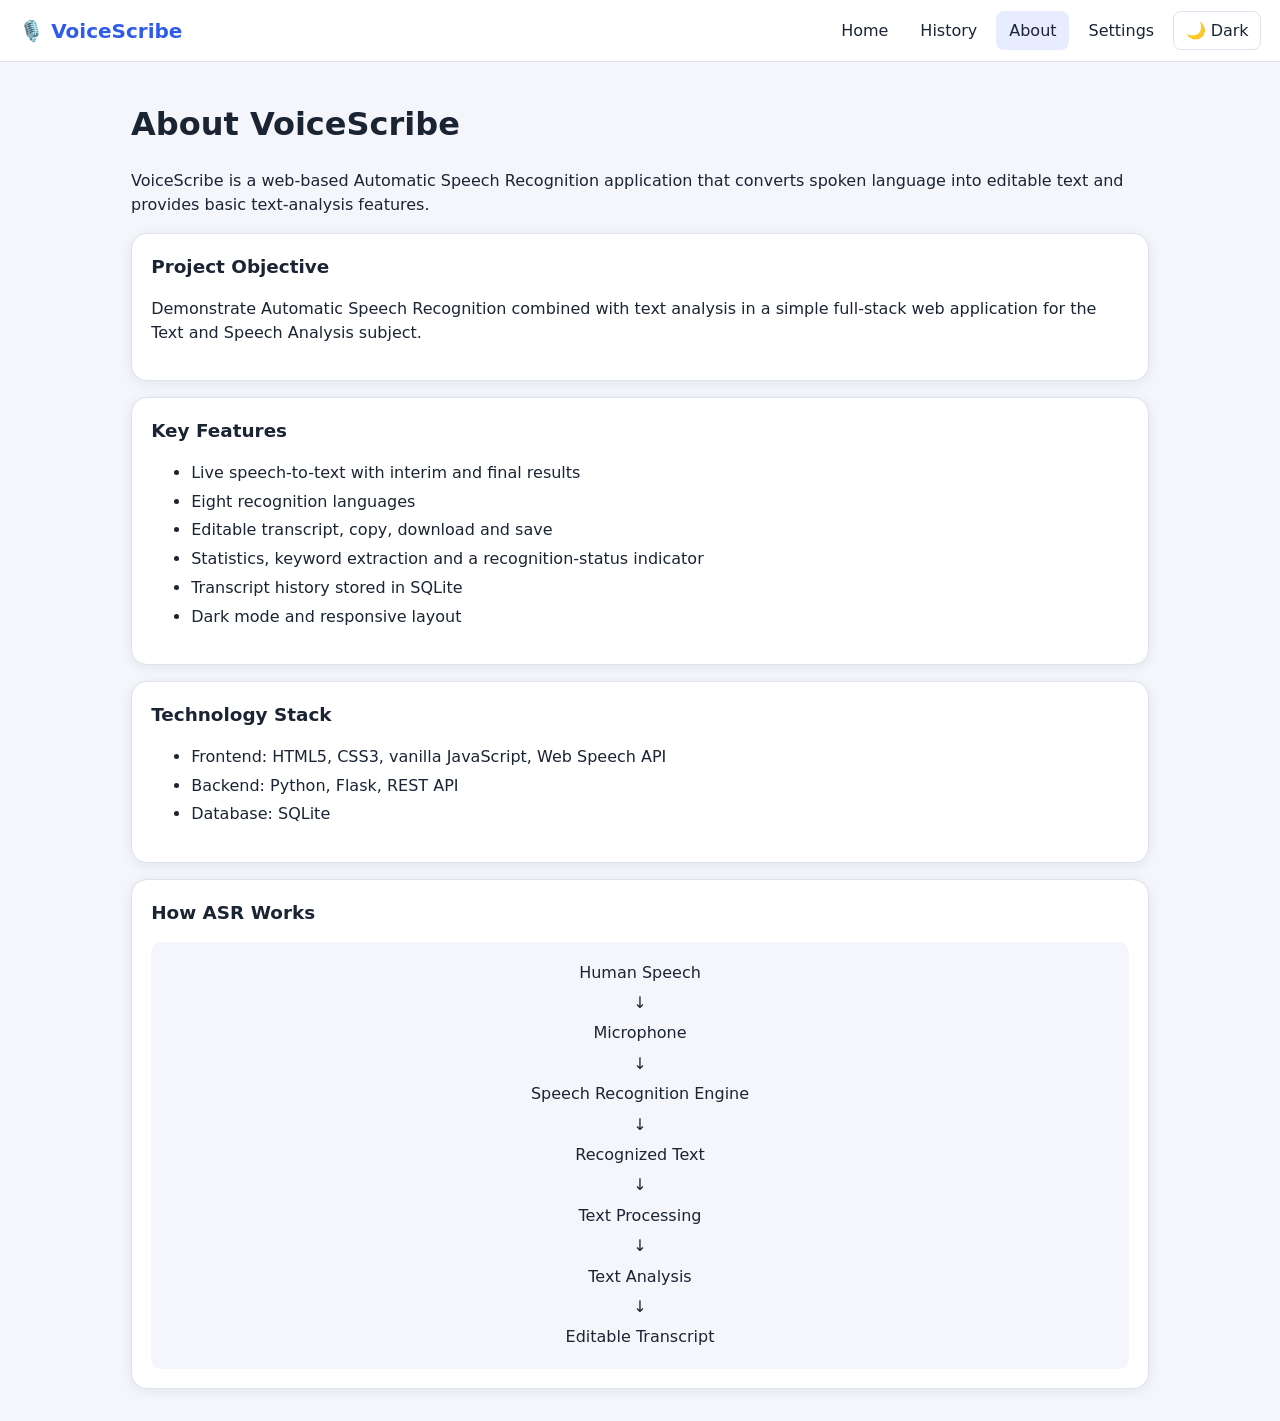
<file: VoiceScribe-ASR/frontend/about.html>
<!DOCTYPE html><html lang="en"><head><meta charset="utf-8"><meta name="viewport" content="width=device-width,initial-scale=1"><title>About – VoiceScribe</title><link rel="stylesheet" href="css/style.css"><link rel="stylesheet" href="css/responsive.css"><link rel="stylesheet" href="css/animations.css"></head><body><div id="hdr"></div>
<main class="about"><h1>About VoiceScribe</h1>
<p>VoiceScribe is a web-based Automatic Speech Recognition application that converts spoken language into editable text and provides basic text-analysis features.</p>
<section class="card"><h2>Project Objective</h2><p>Demonstrate Automatic Speech Recognition combined with text analysis in a simple full-stack web application for the Text and Speech Analysis subject.</p></section>
<section class="card"><h2>Key Features</h2><ul><li>Live speech-to-text with interim and final results</li><li>Eight recognition languages</li><li>Editable transcript, copy, download and save</li><li>Statistics, keyword extraction and a recognition-status indicator</li><li>Transcript history stored in SQLite</li><li>Dark mode and responsive layout</li></ul></section>
<section class="card"><h2>Technology Stack</h2><ul><li>Frontend: HTML5, CSS3, vanilla JavaScript, Web Speech API</li><li>Backend: Python, Flask, REST API</li><li>Database: SQLite</li></ul></section>
<section class="card"><h2>How ASR Works</h2><div class="flow">Human Speech<br>↓<br>Microphone<br>↓<br>Speech Recognition Engine<br>↓<br>Recognized Text<br>↓<br>Text Processing<br>↓<br>Text Analysis<br>↓<br>Editable Transcript</div></section></main>
<script src="js/main.js"></script></body></html>
</file>
<file: VoiceScribe-ASR/frontend/css/style.css>
:root{--bg:#f4f6fb;--card:#fff;--text:#1b2433;--muted:#5d6b82;--pri:#2f5bea;--pri-t:#fff;--bd:#dde3ee;--tag:#e7edff;--danger:#c93b3b;--sh:0 2px 12px rgba(20,30,60,.08)}
[data-theme=dark]{--bg:#0f1420;--card:#182033;--text:#e8edf7;--muted:#9aa8c2;--pri:#6f93ff;--pri-t:#0b1020;--bd:#2a3550;--tag:#26335a;--danger:#ff7b7b;--sh:0 2px 12px rgba(0,0,0,.4)}
*{box-sizing:border-box}
body{margin:0;font-family:"Segoe UI",system-ui,sans-serif;background:var(--bg);color:var(--text);line-height:1.5;transition:background .3s,color .3s}
main{max-width:1050px;margin:0 auto;padding:1rem}
.top{display:flex;align-items:center;justify-content:space-between;padding:.7rem 1.2rem;background:var(--card);border-bottom:1px solid var(--bd);position:sticky;top:0;z-index:5}
.logo{font-weight:700;font-size:1.25rem;color:var(--pri);text-decoration:none}
nav{display:flex;gap:.4rem;align-items:center}
nav a,.link{color:var(--text);text-decoration:none;padding:.45rem .8rem;border-radius:8px;background:none;border:0;font:inherit;cursor:pointer}
nav a:hover,.link:hover,nav a.cur{background:var(--tag)}
.icon{background:none;border:1px solid var(--bd);color:var(--text);border-radius:8px;padding:.4rem .7rem;cursor:pointer;font:inherit}
#menuBtn{display:none}
:focus-visible{outline:3px solid var(--pri);outline-offset:2px}
.hero{text-align:center;padding:2rem 1rem}
.hero h1{font-size:2.4rem;margin:.2rem 0}
.hero p{color:var(--muted);max-width:560px;margin:0 auto 1.2rem}
.card{background:var(--card);border:1px solid var(--bd);border-radius:16px;padding:1.2rem;box-shadow:var(--sh);margin-bottom:1rem}
.card h2{margin-top:0;font-size:1.15rem}
.stats{display:grid;grid-template-columns:repeat(4,1fr);gap:1rem;margin-bottom:1rem}
.stats .card{margin:0;text-align:center}
.stats b{display:block;font-size:1.6rem;color:var(--pri)}
.stats span{color:var(--muted);font-size:.9rem}
.rec{text-align:center}
.mic{font-size:3rem;width:90px;height:90px;line-height:90px;border-radius:50%;background:var(--tag);margin:0 auto}
.status{font-size:1.2rem;font-weight:600;margin:.6rem 0 0}
.timer{font-size:1.8rem;font-variant-numeric:tabular-nums}
.note{color:var(--muted);font-size:.85rem}
.row{display:flex;flex-wrap:wrap;gap:.6rem;justify-content:center;align-items:center;margin:.8rem 0}
.btn{display:inline-block;text-decoration:none;border:1px solid var(--bd);background:var(--card);color:var(--text);padding:.65rem 1.1rem;border-radius:10px;font:inherit;cursor:pointer;min-height:44px;transition:transform .15s,background .2s}
.btn:hover:not(:disabled){transform:translateY(-1px);background:var(--tag)}
.btn:disabled{opacity:.5;cursor:not-allowed}
.btn.primary{background:var(--pri);color:var(--pri-t);border-color:var(--pri)}
.btn.primary:hover:not(:disabled){background:var(--pri)}
.btn.danger{color:var(--danger)}
.big{font-size:1.1rem;padding:.8rem 2rem}
select,textarea{font:inherit;color:var(--text);background:var(--bg);border:1px solid var(--bd);border-radius:10px;padding:.55rem}
textarea{width:100%;min-height:200px;resize:vertical}
.interim{min-height:2rem;color:var(--muted);font-style:italic;padding:.4rem .6rem;border-left:3px solid var(--pri);margin:.4rem 0 1rem}
.grid2{display:grid;grid-template-columns:1fr 1fr;gap:1rem}
.kv{display:grid;grid-template-columns:1fr 1fr;gap:.6rem}
.kv div{background:var(--bg);border-radius:10px;padding:.6rem}
.kv small{display:block;color:var(--muted)}.kv b{font-size:1.2rem}
.tag{display:inline-block;background:var(--tag);color:var(--pri);padding:.25rem .7rem;border-radius:99px;margin:.2rem;font-size:.9rem}
.alert{background:#fff3cd;color:#5c4300;border:1px solid #f0d98a;border-radius:10px;padding:.8rem;margin-bottom:1rem}
.alert.bad{background:#fde8e8;color:#7a1f1f;border-color:#f3b4b4}
#toasts{position:fixed;right:1rem;bottom:1rem;display:flex;flex-direction:column;gap:.5rem;z-index:20}
.toast{background:#1b2433;color:#fff;padding:.7rem 1rem;border-radius:10px;box-shadow:var(--sh);border-left:4px solid #4cc38a;max-width:320px}
.toast.err{border-color:#ff6b6b}
dialog{border:1px solid var(--bd);border-radius:16px;background:var(--card);color:var(--text);padding:1.4rem;max-width:380px;width:92%}
dialog label{display:block;margin:.7rem 0}
.item{display:flex;justify-content:space-between;gap:1rem;flex-wrap:wrap}
.meta{color:var(--muted);font-size:.85rem}
.prev{margin:.3rem 0;overflow-wrap:anywhere}
.about li{margin:.3rem 0}
.flow{text-align:center;background:var(--bg);padding:1rem;border-radius:10px;line-height:1.9}
[hidden]{display:none!important}
</file>
<file: VoiceScribe-ASR/frontend/css/responsive.css>
@media(max-width:800px){
.stats{grid-template-columns:1fr 1fr}.grid2{grid-template-columns:1fr}
.hero h1{font-size:1.8rem}
#menuBtn{display:inline-block}
nav{display:none;position:absolute;top:100%;left:0;right:0;flex-direction:column;align-items:stretch;background:var(--card);padding:.6rem;border-bottom:1px solid var(--bd)}
nav.open{display:flex}
nav a,.link,nav .icon{min-height:44px;text-align:left}
.row .btn{flex:1 1 40%}
}
</file>
<file: VoiceScribe-ASR/frontend/css/animations.css>
.wave{display:flex;gap:4px;justify-content:center;align-items:center;height:36px;margin:.6rem 0}
.wave span{width:5px;height:8px;border-radius:3px;background:var(--pri);opacity:.35}
.wave.on span{opacity:1;animation:bar 1s ease-in-out infinite}
.wave.on span:nth-child(2){animation-delay:.15s}.wave.on span:nth-child(3){animation-delay:.3s}
.wave.on span:nth-child(4){animation-delay:.45s}.wave.on span:nth-child(5){animation-delay:.6s}
@keyframes bar{0%,100%{height:8px}50%{height:32px}}
.mic.on{animation:pulse 1.5s infinite}
@keyframes pulse{0%{box-shadow:0 0 0 0 rgba(47,91,234,.5)}100%{box-shadow:0 0 0 22px rgba(47,91,234,0)}}
.toast{animation:slide .3s}
@keyframes slide{from{transform:translateX(30px);opacity:0}to{transform:none;opacity:1}}
.card.new{animation:slide .4s}
@media(prefers-reduced-motion:reduce){*{animation:none!important;transition:none!important}}
</file>
